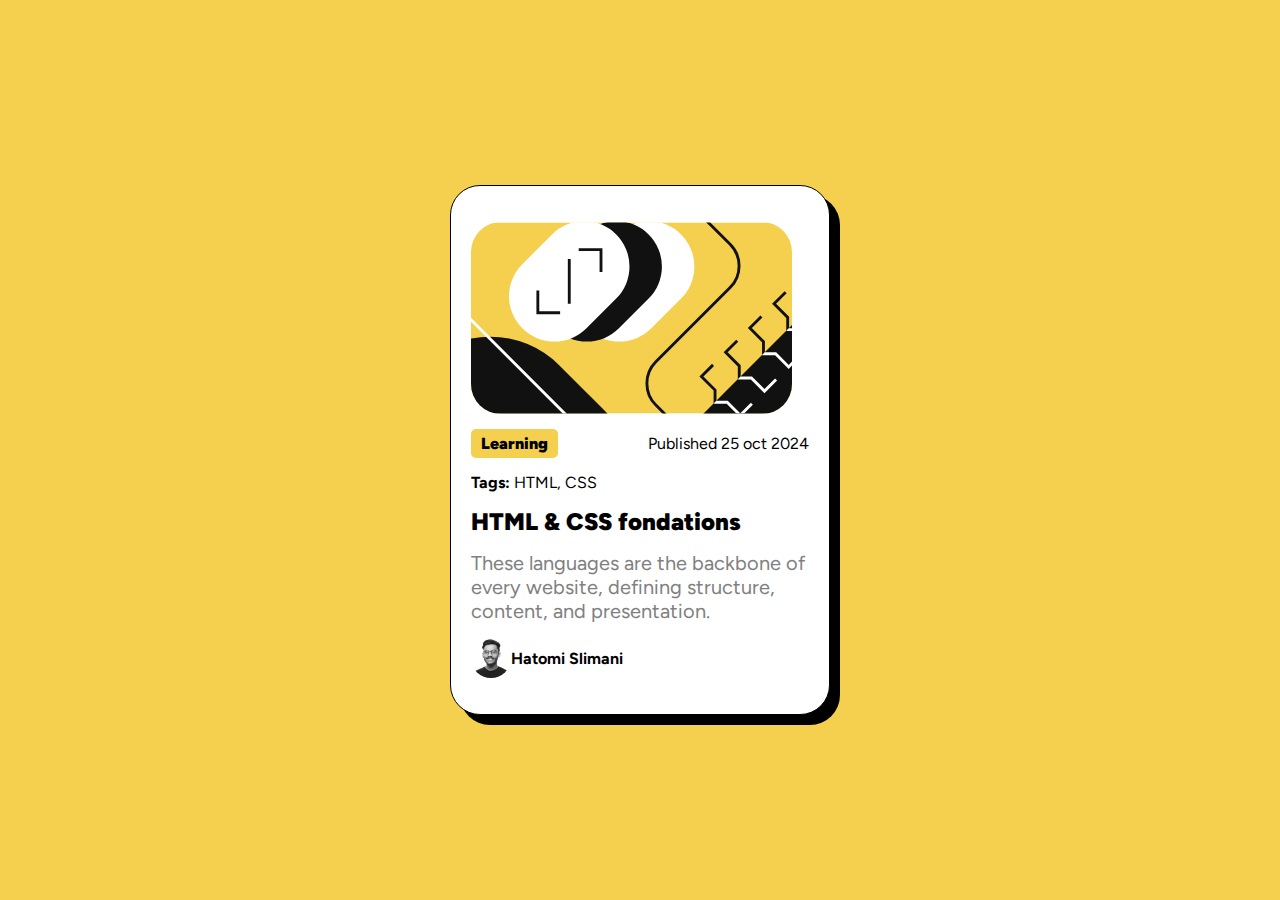
<file: index.html>
<!DOCTYPE html>
<html lang="en">
<head>
    <meta charset="UTF-8">
    <meta name="viewport" content="width=device-width, initial-scale=1.0">
    <title>Document</title>
    <link rel="stylesheet" href="project1.css">
    <link rel="preconnect" href="https://fonts.googleapis.com">
<link rel="preconnect" href="https://fonts.gstatic.com" crossorigin>
<link href="https://fonts.googleapis.com/css2?family=Figtree:ital,wght@0,300..900;1,300..900&display=swap" rel="stylesheet">
<body>
    <div class="container"> 
    <img  src="illustration-article.svg" alt="" width="95%"
    style="border-radius: 30px;">
    <div class="info">
        <div class="para"><p><strong> Learning</strong></p></div>
        <p>Published 25 oct 2024</p>
    </div>
    <p> <strong>Tags:</strong> HTML, CSS</p>
    
    <a  href="https://www.google.com/?hl=fr"><h2 class="main"> <strong> HTML & CSS fondations </strong></h2></a>
        
    <div class="para2"><p>These languages are the backbone of every website, defining structure, content, and presentation.</p></div>
    <div class="author">
        <img src="profile (1).jpg" alt="" 
        width="40px">
        <p>Hatomi Slimani</p>

    </div>
</div>

</body>
</html>
</file>
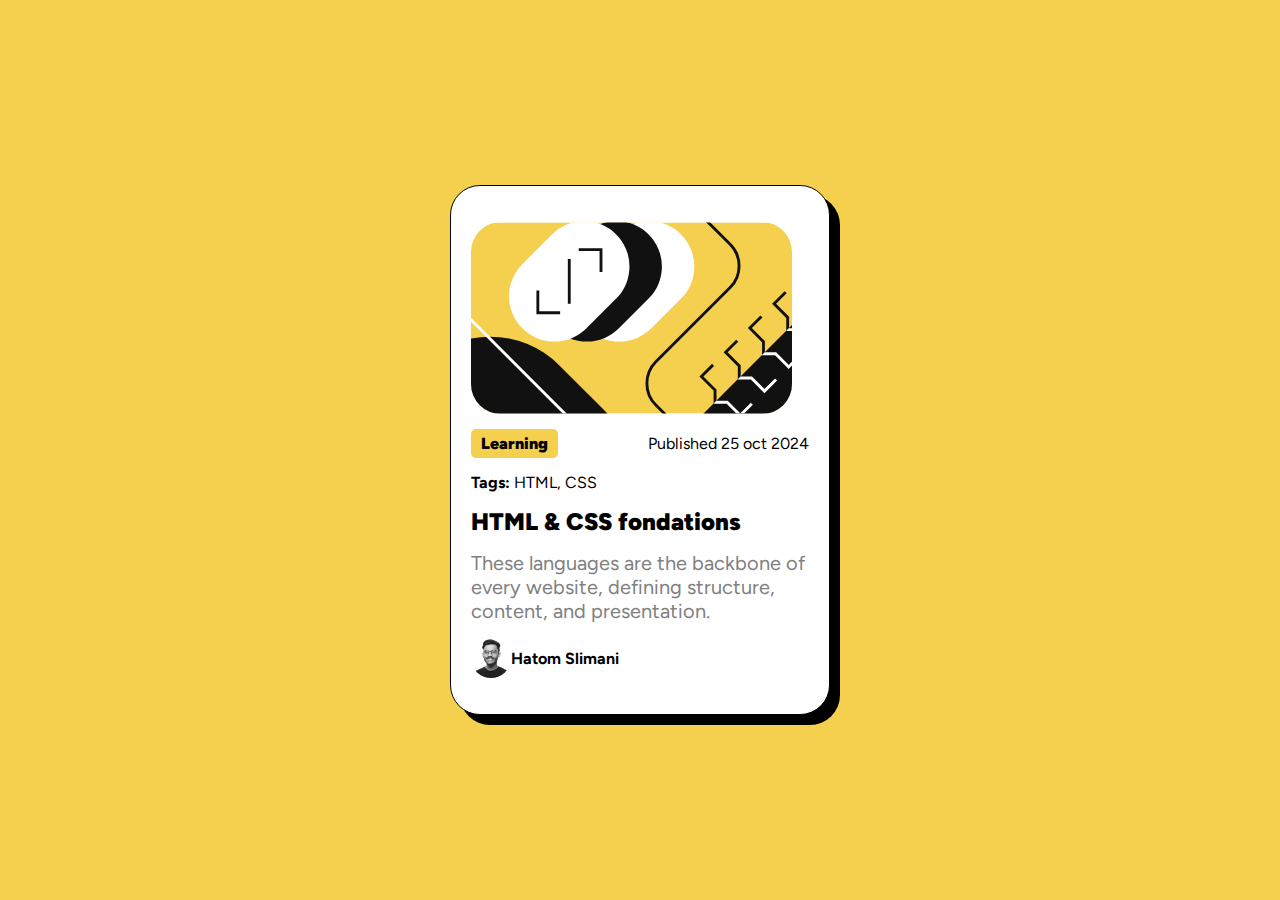
<file: project1.html>
<!DOCTYPE html>
<html lang="en">
<head>
    <meta charset="UTF-8">
    <meta name="viewport" content="width=device-width, initial-scale=1.0">
    <title>Document</title>
    <link rel="stylesheet" href="project1.css">
    <link rel="preconnect" href="https://fonts.googleapis.com">
<link rel="preconnect" href="https://fonts.gstatic.com" crossorigin>
<link href="https://fonts.googleapis.com/css2?family=Figtree:ital,wght@0,300..900;1,300..900&display=swap" rel="stylesheet">
<body>
    <div class="container"> 
    <img src="illustration-article.svg" alt="" width="95%"
    style="border-radius: 30px;">
    <div class="info">
        <div class="para"><p><strong> Learning</strong></p></div>
        <p>Published 25 oct 2024</p>
    </div>
    <p> <strong>Tags:</strong> HTML, CSS</p>
    
    <a href="https://www.google.com/?hl=fr"><h2 class="main"> <strong> HTML & CSS fondations </strong></h2></a>
        
    <div class="para2"><p>These languages are the backbone of every website, defining structure, content, and presentation.</p></div>
    <div class="author">
        <img src="profile (1).jpg" alt="" 
        width="40px">
        <p>Hatom Slimani</p>

    </div>
</div>

</body>
</html>
</file>
<file: project1.css>
body{
    background-color: rgb(244,208,78);
    height : 100vh;
    display: flex;
   justify-content: center;
   align-items: center;
}
.container{
    background-color: white;
    width: 380px;
    height: 530px;
    border : 1px solid black;
    box-shadow: 10px 10px ;
    padding: 20px;
    margin: 23px;
    border-radius: 30px;
    box-sizing: border-box;
    display: flex;
    justify-content: center;
    /*align-items: center;*/
    flex-direction: column;
    gap: 15px;
   
}
.info {
    display: flex;
    justify-content: space-between;
    align-items: center;
    width: 100%;
   
}
*{
    font-family: 'figtree';
    margin: 0;
    padding: 0;

}
.para{
    background-color: rgb(244,208,78);
    padding: 5px 10px;
    font-weight: bold;
    border-radius: 5px;
}
.author{
    display: flex;
    align-items: center;
}
.para2{
    color: gray;
    font-size: 20px;
}
.main:hover{
    color: rgb(244,208,78);
    cursor: pointer;

}
.main{
    text-decoration: none;
    color: black;
}
a{
    text-decoration: none;

}
.author img{
    border-radius: 50%;
}
.author p{
    font-weight: bold;
}
</file>
